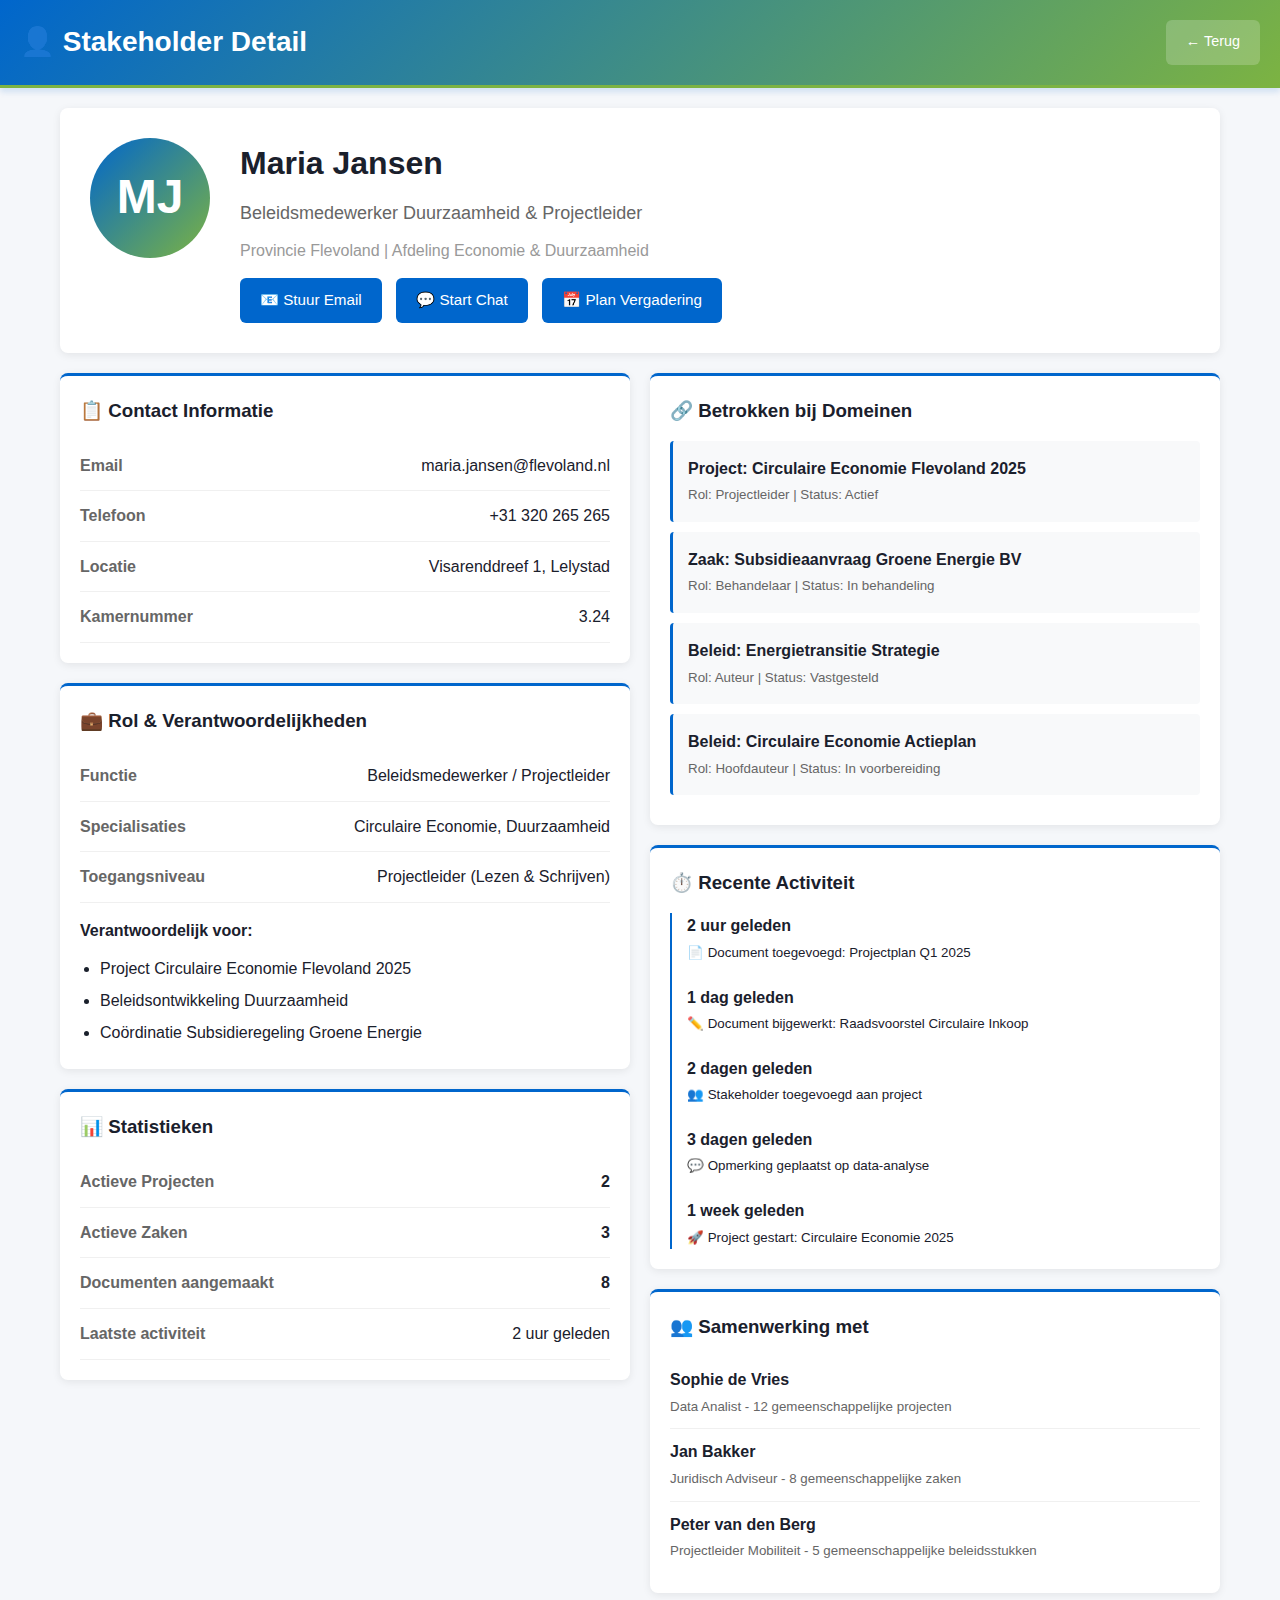
<file: static/stakeholder-detail.html>
<!DOCTYPE html>
<html lang="nl">
<head>
    <meta charset="UTF-8">
    <link rel="stylesheet" href="flevoland-theme.css">
    <title>Stakeholder Detail - IOU</title>
    <style>
        * { margin: 0; padding: 0; box-sizing: border-box; }
        body { font-family: 'Segoe UI', sans-serif; background: #f5f7fa; }
        .header { background: linear-gradient(135deg, #0066CC 0%, #7CB342 100%); color: white; padding: 20px; display: flex; justify-content: space-between; }
        .back-btn { background: rgba(255,255,255,0.2); color: white; padding: 10px 20px; border-radius: 6px; text-decoration: none; }
        .container { max-width: 1200px; margin: 20px auto; padding: 0 20px; }
        .profile-header { background: white; padding: 30px; border-radius: 8px; margin-bottom: 20px; box-shadow: 0 2px 8px rgba(0,0,0,0.08); display: flex; gap: 30px; }
        .avatar { width: 120px; height: 120px; border-radius: 50%; background: linear-gradient(135deg, #0066CC 0%, #7CB342 100%); color: white; display: flex; align-items: center; justify-content: center; font-size: 48px; font-weight: bold; }
        .profile-info h1 { margin-bottom: 10px; }
        .grid { display: grid; grid-template-columns: 1fr 1fr; gap: 20px; }
        .panel { background: white; border-radius: 8px; padding: 20px; box-shadow: 0 2px 8px rgba(0,0,0,0.08); margin-bottom: 20px; }
        .panel h3 { margin-bottom: 15px; }
        .info-row { display: flex; justify-content: space-between; padding: 12px 0; border-bottom: 1px solid #f0f0f0; }
        .info-label { font-weight: 600; color: #666; }
        .activity-item { padding: 15px; background: #f8f9fa; border-left: 3px solid #0066CC; margin-bottom: 10px; border-radius: 4px; }
        .btn { background: #0066CC; color: white; padding: 10px 20px; border: none; border-radius: 6px; cursor: pointer; text-decoration: none; display: inline-block; margin-right: 10px; }
    </style>
</head>
<body>
    <div class="header">
        <h1>👤 Stakeholder Detail</h1>
        <a href="context_dashboard.html" class="back-btn">← Terug</a>
    </div>
    <div class="container">
        <div class="profile-header">
            <div class="avatar">MJ</div>
            <div class="profile-info">
                <h1>Maria Jansen</h1>
                <p style="color: #666; font-size: 18px; margin-bottom: 10px;">Beleidsmedewerker Duurzaamheid & Projectleider</p>
                <p style="color: #999;">Provincie Flevoland | Afdeling Economie & Duurzaamheid</p>
                <div style="margin-top: 15px;">
                    <a href="#" class="btn">📧 Stuur Email</a>
                    <a href="#" class="btn">💬 Start Chat</a>
                    <a href="#" class="btn">📅 Plan Vergadering</a>
                </div>
            </div>
        </div>

        <div class="grid">
            <div>
                <div class="panel">
                    <h3>📋 Contact Informatie</h3>
                    <div class="info-row">
                        <span class="info-label">Email</span>
                        <span>maria.jansen@flevoland.nl</span>
                    </div>
                    <div class="info-row">
                        <span class="info-label">Telefoon</span>
                        <span>+31 320 265 265</span>
                    </div>
                    <div class="info-row">
                        <span class="info-label">Locatie</span>
                        <span>Visarenddreef 1, Lelystad</span>
                    </div>
                    <div class="info-row">
                        <span class="info-label">Kamernummer</span>
                        <span>3.24</span>
                    </div>
                </div>

                <div class="panel">
                    <h3>💼 Rol & Verantwoordelijkheden</h3>
                    <div class="info-row">
                        <span class="info-label">Functie</span>
                        <span>Beleidsmedewerker / Projectleider</span>
                    </div>
                    <div class="info-row">
                        <span class="info-label">Specialisaties</span>
                        <span>Circulaire Economie, Duurzaamheid</span>
                    </div>
                    <div class="info-row">
                        <span class="info-label">Toegangsniveau</span>
                        <span>Projectleider (Lezen & Schrijven)</span>
                    </div>
                    <div style="margin-top: 15px;">
                        <strong>Verantwoordelijk voor:</strong>
                        <ul style="margin: 10px 0 0 20px; line-height: 2;">
                            <li>Project Circulaire Economie Flevoland 2025</li>
                            <li>Beleidsontwikkeling Duurzaamheid</li>
                            <li>Coördinatie Subsidieregeling Groene Energie</li>
                        </ul>
                    </div>
                </div>

                <div class="panel">
                    <h3>📊 Statistieken</h3>
                    <div class="info-row">
                        <span class="info-label">Actieve Projecten</span>
                        <span><strong>2</strong></span>
                    </div>
                    <div class="info-row">
                        <span class="info-label">Actieve Zaken</span>
                        <span><strong>3</strong></span>
                    </div>
                    <div class="info-row">
                        <span class="info-label">Documenten aangemaakt</span>
                        <span><strong>8</strong></span>
                    </div>
                    <div class="info-row">
                        <span class="info-label">Laatste activiteit</span>
                        <span>2 uur geleden</span>
                    </div>
                </div>
            </div>

            <div>
                <div class="panel">
                    <h3>🔗 Betrokken bij Domeinen</h3>
                    <div class="activity-item">
                        <strong>Project: Circulaire Economie Flevoland 2025</strong><br>
                        <small style="color: #666;">Rol: Projectleider | Status: Actief</small>
                    </div>
                    <div class="activity-item">
                        <strong>Zaak: Subsidieaanvraag Groene Energie BV</strong><br>
                        <small style="color: #666;">Rol: Behandelaar | Status: In behandeling</small>
                    </div>
                    <div class="activity-item">
                        <strong>Beleid: Energietransitie Strategie</strong><br>
                        <small style="color: #666;">Rol: Auteur | Status: Vastgesteld</small>
                    </div>
                    <div class="activity-item">
                        <strong>Beleid: Circulaire Economie Actieplan</strong><br>
                        <small style="color: #666;">Rol: Hoofdauteur | Status: In voorbereiding</small>
                    </div>
                </div>

                <div class="panel">
                    <h3>⏱️ Recente Activiteit</h3>
                    <div style="border-left: 2px solid #0066CC; padding-left: 15px;">
                        <div style="margin-bottom: 20px;">
                            <strong>2 uur geleden</strong><br>
                            <small>📄 Document toegevoegd: Projectplan Q1 2025</small>
                        </div>
                        <div style="margin-bottom: 20px;">
                            <strong>1 dag geleden</strong><br>
                            <small>✏️ Document bijgewerkt: Raadsvoorstel Circulaire Inkoop</small>
                        </div>
                        <div style="margin-bottom: 20px;">
                            <strong>2 dagen geleden</strong><br>
                            <small>👥 Stakeholder toegevoegd aan project</small>
                        </div>
                        <div style="margin-bottom: 20px;">
                            <strong>3 dagen geleden</strong><br>
                            <small>💬 Opmerking geplaatst op data-analyse</small>
                        </div>
                        <div>
                            <strong>1 week geleden</strong><br>
                            <small>🚀 Project gestart: Circulaire Economie 2025</small>
                        </div>
                    </div>
                </div>

                <div class="panel">
                    <h3>👥 Samenwerking met</h3>
                    <ul style="list-style: none;">
                        <li style="padding: 10px 0; border-bottom: 1px solid #f0f0f0;">
                            <strong>Sophie de Vries</strong><br>
                            <small style="color: #666;">Data Analist - 12 gemeenschappelijke projecten</small>
                        </li>
                        <li style="padding: 10px 0; border-bottom: 1px solid #f0f0f0;">
                            <strong>Jan Bakker</strong><br>
                            <small style="color: #666;">Juridisch Adviseur - 8 gemeenschappelijke zaken</small>
                        </li>
                        <li style="padding: 10px 0;">
                            <strong>Peter van den Berg</strong><br>
                            <small style="color: #666;">Projectleider Mobiliteit - 5 gemeenschappelijke beleidsstukken</small>
                        </li>
                    </ul>
                </div>
            </div>
        </div>
    </div>
</body>
</html>
</file>
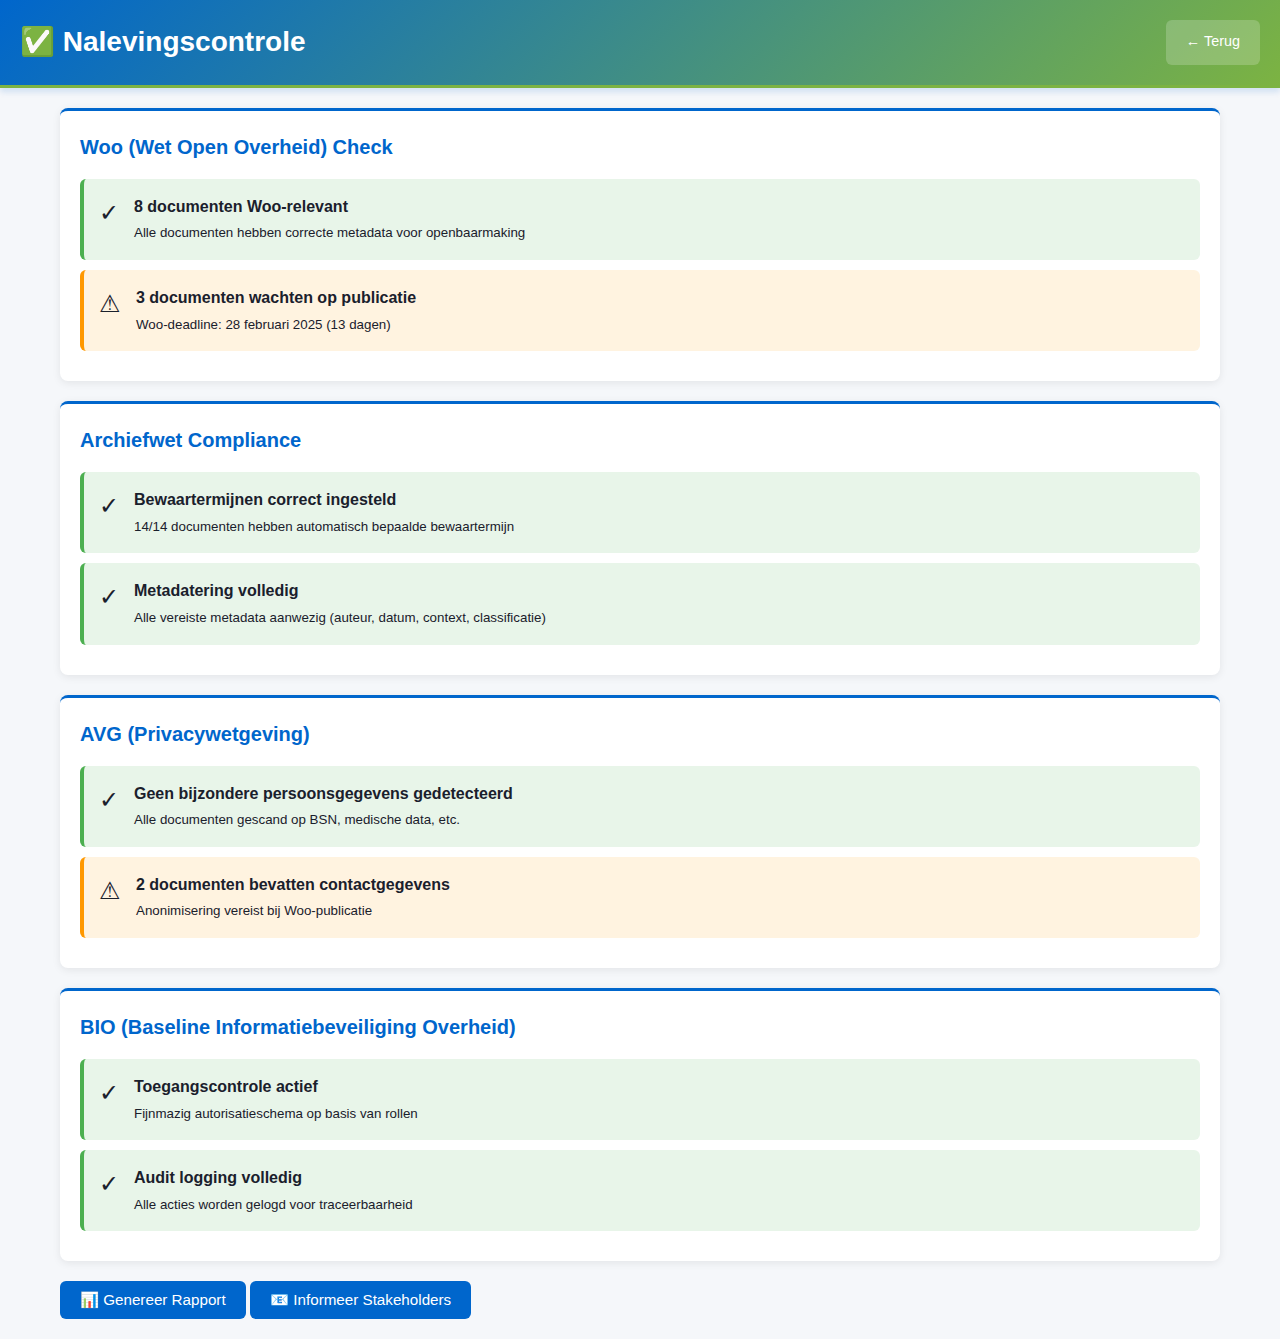
<file: static/apps/nalevingscontrole.html>
<!DOCTYPE html>
<html lang="nl">
<head>
    <meta charset="UTF-8">
    <link rel="stylesheet" href="../flevoland-theme.css">
    <title>Nalevingscontrole - IOU</title>
    <style>
        * { margin: 0; padding: 0; box-sizing: border-box; }
        body { font-family: 'Segoe UI', sans-serif; background: #f5f7fa; }
        .header { background: linear-gradient(135deg, #0066CC 0%, #7CB342 100%); color: white; padding: 20px; display: flex; justify-content: space-between; }
        .back-btn { background: rgba(255,255,255,0.2); color: white; padding: 10px 20px; border-radius: 6px; text-decoration: none; }
        .container { max-width: 1200px; margin: 20px auto; padding: 0 20px; }
        .panel { background: white; border-radius: 8px; padding: 20px; margin-bottom: 20px; box-shadow: 0 2px 8px rgba(0,0,0,0.08); }
        .compliance-item { display: flex; align-items: flex-start; gap: 15px; padding: 15px; margin: 10px 0; border-radius: 6px; }
        .compliance-item.pass { background: #e8f5e9; border-left: 4px solid #4caf50; }
        .compliance-item.warning { background: #fff3e0; border-left: 4px solid #ff9800; }
        .compliance-item.fail { background: #ffebee; border-left: 4px solid #f44336; }
        .icon { font-size: 24px; }
        h2 { margin-bottom: 15px; }
        .btn { background: #0066CC; color: white; padding: 10px 20px; border: none; border-radius: 6px; cursor: pointer; }
    </style>
</head>
<body>
    <div class="header">
        <h1>✅ Nalevingscontrole</h1>
        <a href="../context_dashboard.html" class="back-btn">← Terug</a>
    </div>
    <div class="container">
        <div class="panel">
            <h2>Woo (Wet Open Overheid) Check</h2>
            <div class="compliance-item pass">
                <div class="icon">✓</div>
                <div>
                    <strong>8 documenten Woo-relevant</strong><br>
                    <small>Alle documenten hebben correcte metadata voor openbaarmaking</small>
                </div>
            </div>
            <div class="compliance-item warning">
                <div class="icon">⚠</div>
                <div>
                    <strong>3 documenten wachten op publicatie</strong><br>
                    <small>Woo-deadline: 28 februari 2025 (13 dagen)</small>
                </div>
            </div>
        </div>

        <div class="panel">
            <h2>Archiefwet Compliance</h2>
            <div class="compliance-item pass">
                <div class="icon">✓</div>
                <div>
                    <strong>Bewaartermijnen correct ingesteld</strong><br>
                    <small>14/14 documenten hebben automatisch bepaalde bewaartermijn</small>
                </div>
            </div>
            <div class="compliance-item pass">
                <div class="icon">✓</div>
                <div>
                    <strong>Metadatering volledig</strong><br>
                    <small>Alle vereiste metadata aanwezig (auteur, datum, context, classificatie)</small>
                </div>
            </div>
        </div>

        <div class="panel">
            <h2>AVG (Privacywetgeving)</h2>
            <div class="compliance-item pass">
                <div class="icon">✓</div>
                <div>
                    <strong>Geen bijzondere persoonsgegevens gedetecteerd</strong><br>
                    <small>Alle documenten gescand op BSN, medische data, etc.</small>
                </div>
            </div>
            <div class="compliance-item warning">
                <div class="icon">⚠</div>
                <div>
                    <strong>2 documenten bevatten contactgegevens</strong><br>
                    <small>Anonimisering vereist bij Woo-publicatie</small>
                </div>
            </div>
        </div>

        <div class="panel">
            <h2>BIO (Baseline Informatiebeveiliging Overheid)</h2>
            <div class="compliance-item pass">
                <div class="icon">✓</div>
                <div>
                    <strong>Toegangscontrole actief</strong><br>
                    <small>Fijnmazig autorisatieschema op basis van rollen</small>
                </div>
            </div>
            <div class="compliance-item pass">
                <div class="icon">✓</div>
                <div>
                    <strong>Audit logging volledig</strong><br>
                    <small>Alle acties worden gelogd voor traceerbaarheid</small>
                </div>
            </div>
        </div>

        <button class="btn" onclick="alert('Compliance rapport wordt gegenereerd...')">📊 Genereer Rapport</button>
        <button class="btn" onclick="alert('Alle belanghebbenden worden geïnformeerd')">📧 Informeer Stakeholders</button>
    </div>
</body>
</html>
</file>
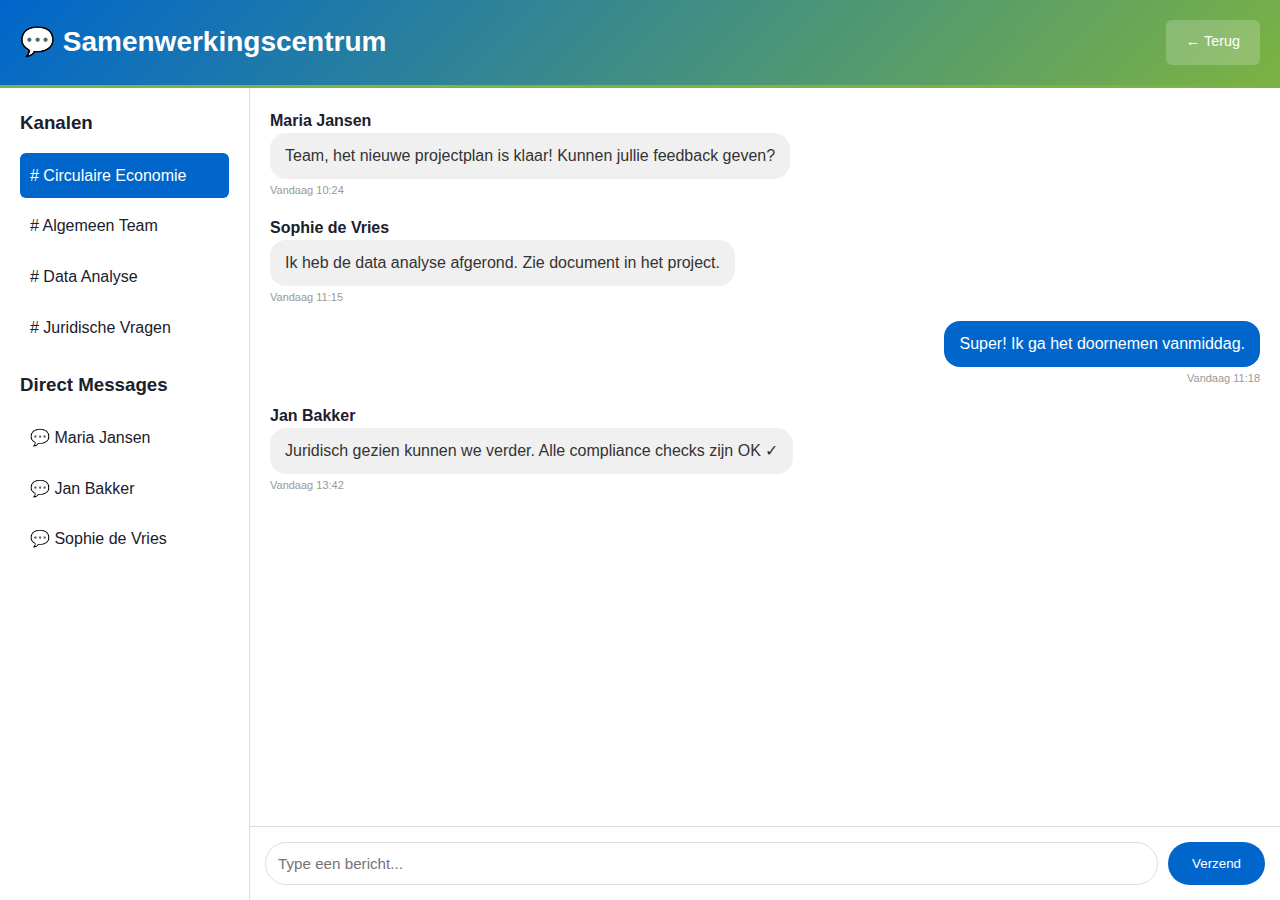
<file: static/apps/samenwerkingscentrum.html>
<!DOCTYPE html>
<html lang="nl">
<head>
    <meta charset="UTF-8">
    <link rel="stylesheet" href="../flevoland-theme.css">
    <title>Samenwerkingscentrum - IOU</title>
    <style>
        * { margin: 0; padding: 0; box-sizing: border-box; }
        body { font-family: 'Segoe UI', sans-serif; background: #f5f7fa; height: 100vh; display: flex; flex-direction: column; }
        .header { background: linear-gradient(135deg, #0066CC 0%, #7CB342 100%); color: white; padding: 20px; display: flex; justify-content: space-between; }
        .back-btn { background: rgba(255,255,255,0.2); color: white; padding: 10px 20px; border-radius: 6px; text-decoration: none; }
        .main { display: flex; flex: 1; overflow: hidden; }
        .sidebar { width: 250px; background: white; border-right: 1px solid #ddd; padding: 20px; }
        .chat-area { flex: 1; display: flex; flex-direction: column; background: white; }
        .messages { flex: 1; padding: 20px; overflow-y: auto; }
        .message { margin-bottom: 15px; }
        .message.me { text-align: right; }
        .message-bubble { display: inline-block; padding: 10px 15px; border-radius: 16px; max-width: 70%; }
        .message.me .message-bubble { background: #0066CC; color: white; }
        .message.other .message-bubble { background: #f0f0f0; color: #333; }
        .message-time { font-size: 11px; color: #999; margin-top: 3px; }
        .input-area { padding: 15px; border-top: 1px solid #ddd; display: flex; gap: 10px; }
        .input-area input { flex: 1; padding: 12px; border: 1px solid #ddd; border-radius: 24px; }
        .input-area button { background: #0066CC; color: white; padding: 12px 24px; border: none; border-radius: 24px; cursor: pointer; }
        .channel { padding: 10px; margin: 5px 0; border-radius: 6px; cursor: pointer; }
        .channel:hover { background: #f0f0f0; }
        .channel.active { background: #0066CC; color: white; }
    </style>
</head>
<body>
    <div class="header">
        <h1>💬 Samenwerkingscentrum</h1>
        <a href="../context_dashboard.html" class="back-btn">← Terug</a>
    </div>
    <div class="main">
        <div class="sidebar">
            <h3 style="margin-bottom: 15px;">Kanalen</h3>
            <div class="channel active"># Circulaire Economie</div>
            <div class="channel"># Algemeen Team</div>
            <div class="channel"># Data Analyse</div>
            <div class="channel"># Juridische Vragen</div>
            <h3 style="margin: 20px 0 15px;">Direct Messages</h3>
            <div class="channel">💬 Maria Jansen</div>
            <div class="channel">💬 Jan Bakker</div>
            <div class="channel">💬 Sophie de Vries</div>
        </div>
        <div class="chat-area">
            <div class="messages" id="messages">
                <div class="message other">
                    <div><strong>Maria Jansen</strong></div>
                    <div class="message-bubble">Team, het nieuwe projectplan is klaar! Kunnen jullie feedback geven?</div>
                    <div class="message-time">Vandaag 10:24</div>
                </div>
                <div class="message other">
                    <div><strong>Sophie de Vries</strong></div>
                    <div class="message-bubble">Ik heb de data analyse afgerond. Zie document in het project.</div>
                    <div class="message-time">Vandaag 11:15</div>
                </div>
                <div class="message me">
                    <div class="message-bubble">Super! Ik ga het doornemen vanmiddag.</div>
                    <div class="message-time">Vandaag 11:18</div>
                </div>
                <div class="message other">
                    <div><strong>Jan Bakker</strong></div>
                    <div class="message-bubble">Juridisch gezien kunnen we verder. Alle compliance checks zijn OK ✓</div>
                    <div class="message-time">Vandaag 13:42</div>
                </div>
            </div>
            <div class="input-area">
                <input type="text" id="messageInput" placeholder="Type een bericht..." onkeypress="if(event.key==='Enter') sendMessage()">
                <button onclick="sendMessage()">Verzend</button>
            </div>
        </div>
    </div>
    <script>
        function sendMessage() {
            const input = document.getElementById('messageInput');
            if (!input.value.trim()) return;
            
            const messagesDiv = document.getElementById('messages');
            const messageDiv = document.createElement('div');
            messageDiv.className = 'message me';
            messageDiv.innerHTML = `
                <div class="message-bubble">${input.value}</div>
                <div class="message-time">Nu</div>
            `;
            messagesDiv.appendChild(messageDiv);
            messagesDiv.scrollTop = messagesDiv.scrollHeight;
            input.value = '';
        }
    </script>
</body>
</html>
</file>
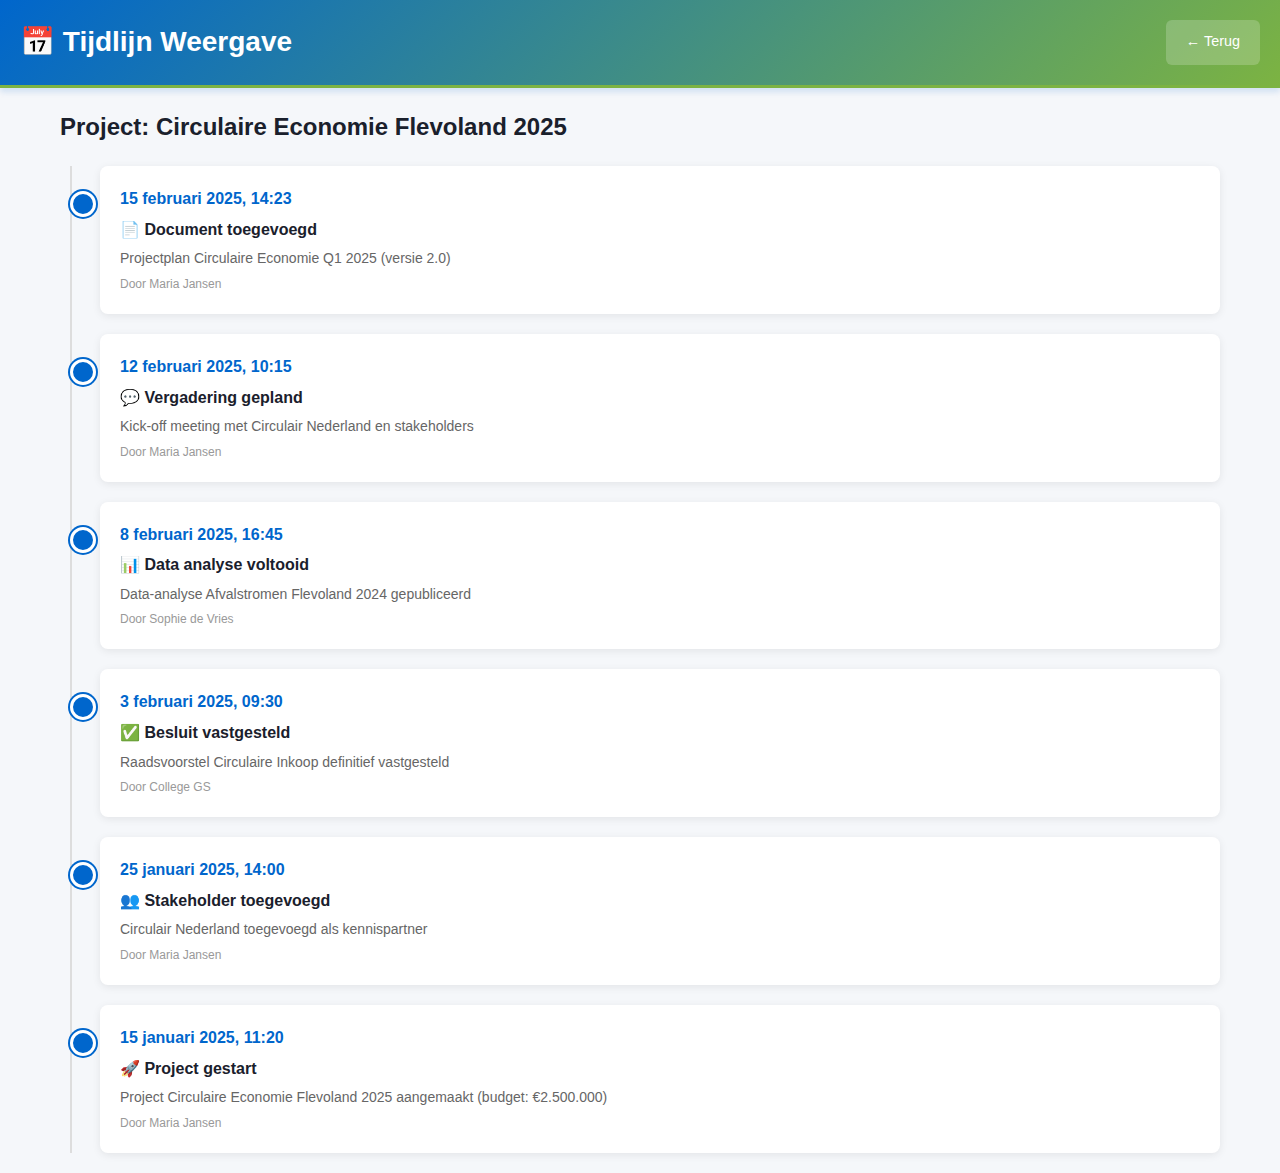
<file: static/apps/tijdlijn-weergave.html>
<!DOCTYPE html>
<html lang="nl">
<head>
    <meta charset="UTF-8">
    <link rel="stylesheet" href="../flevoland-theme.css">
    <title>Tijdlijn Weergave - IOU</title>
    <style>
        * { margin: 0; padding: 0; box-sizing: border-box; }
        body { font-family: 'Segoe UI', sans-serif; background: #f5f7fa; }
        .header { background: linear-gradient(135deg, #0066CC 0%, #7CB342 100%); color: white; padding: 20px; display: flex; justify-content: space-between; }
        .back-btn { background: rgba(255,255,255,0.2); color: white; padding: 10px 20px; border-radius: 6px; text-decoration: none; }
        .container { max-width: 1200px; margin: 20px auto; padding: 0 20px; }
        .timeline { position: relative; padding-left: 40px; }
        .timeline::before { content: ''; position: absolute; left: 10px; top: 0; bottom: 0; width: 2px; background: #ddd; }
        .timeline-item { position: relative; padding: 20px; background: white; border-radius: 8px; margin-bottom: 20px; box-shadow: 0 2px 8px rgba(0,0,0,0.08); }
        .timeline-item::before { content: ''; position: absolute; left: -30px; top: 25px; width: 20px; height: 20px; border-radius: 50%; background: #0066CC; border: 3px solid white; box-shadow: 0 0 0 2px #0066CC; }
        .timeline-date { color: #0066CC; font-weight: bold; margin-bottom: 5px; }
        .timeline-title { font-size: 16px; font-weight: 600; margin-bottom: 5px; }
        .timeline-description { color: #666; font-size: 14px; }
        .timeline-user { color: #999; font-size: 12px; margin-top: 5px; }
    </style>
</head>
<body>
    <div class="header">
        <h1>📅 Tijdlijn Weergave</h1>
        <a href="../context_dashboard.html" class="back-btn">← Terug</a>
    </div>
    <div class="container">
        <h2 style="margin: 20px 0;">Project: Circulaire Economie Flevoland 2025</h2>
        <div class="timeline">
            <div class="timeline-item">
                <div class="timeline-date">15 februari 2025, 14:23</div>
                <div class="timeline-title">📄 Document toegevoegd</div>
                <div class="timeline-description">Projectplan Circulaire Economie Q1 2025 (versie 2.0)</div>
                <div class="timeline-user">Door Maria Jansen</div>
            </div>
            <div class="timeline-item">
                <div class="timeline-date">12 februari 2025, 10:15</div>
                <div class="timeline-title">💬 Vergadering gepland</div>
                <div class="timeline-description">Kick-off meeting met Circulair Nederland en stakeholders</div>
                <div class="timeline-user">Door Maria Jansen</div>
            </div>
            <div class="timeline-item">
                <div class="timeline-date">8 februari 2025, 16:45</div>
                <div class="timeline-title">📊 Data analyse voltooid</div>
                <div class="timeline-description">Data-analyse Afvalstromen Flevoland 2024 gepubliceerd</div>
                <div class="timeline-user">Door Sophie de Vries</div>
            </div>
            <div class="timeline-item">
                <div class="timeline-date">3 februari 2025, 09:30</div>
                <div class="timeline-title">✅ Besluit vastgesteld</div>
                <div class="timeline-description">Raadsvoorstel Circulaire Inkoop definitief vastgesteld</div>
                <div class="timeline-user">Door College GS</div>
            </div>
            <div class="timeline-item">
                <div class="timeline-date">25 januari 2025, 14:00</div>
                <div class="timeline-title">👥 Stakeholder toegevoegd</div>
                <div class="timeline-description">Circulair Nederland toegevoegd als kennispartner</div>
                <div class="timeline-user">Door Maria Jansen</div>
            </div>
            <div class="timeline-item">
                <div class="timeline-date">15 januari 2025, 11:20</div>
                <div class="timeline-title">🚀 Project gestart</div>
                <div class="timeline-description">Project Circulaire Economie Flevoland 2025 aangemaakt (budget: €2.500.000)</div>
                <div class="timeline-user">Door Maria Jansen</div>
            </div>
        </div>
    </div>
</body>
</html>
</file>
<file: static/flevoland-theme.css>
/*
 * Provincie Flevoland Huisstijl
 * Officiële kleuren gebaseerd op vlag en wapen van Flevoland
 * Blauw: water waarop de provincie is veroverd
 * Groen: vlakke weidelandschap
 */

:root {
    /* Primaire kleuren - Flevoland */
    --flevoland-blauw: #0066CC;
    --flevoland-blauw-dark: #004D99;
    --flevoland-blauw-light: #3385D6;
    --flevoland-groen: #7CB342;
    --flevoland-groen-dark: #5A8A2F;
    --flevoland-groen-light: #9CCC65;

    /* Secundaire kleuren */
    --flevoland-wit: #FFFFFF;
    --flevoland-lichtgrijs: #F5F7FA;
    --flevoland-grijs: #E8EBED;
    --flevoland-donkergrijs: #4A5568;
    --flevoland-zwart: #1A202C;

    /* Accent kleuren */
    --flevoland-accent-oranje: #FF9800;
    --flevoland-accent-rood: #E53935;
    --flevoland-accent-geel: #FFC107;

    /* Typography */
    --font-primary: 'Segoe UI', 'Open Sans', 'Roboto', 'Helvetica Neue', Arial, sans-serif;
    --font-heading: 'Segoe UI', 'Open Sans', 'Roboto', sans-serif;

    /* Shadows */
    --shadow-sm: 0 1px 3px rgba(0, 102, 204, 0.12);
    --shadow-md: 0 4px 6px rgba(0, 102, 204, 0.15);
    --shadow-lg: 0 10px 15px rgba(0, 102, 204, 0.2);

    /* Border radius */
    --radius-sm: 4px;
    --radius-md: 8px;
    --radius-lg: 12px;
}

/* Reset & Base Styles */
* {
    margin: 0;
    padding: 0;
    box-sizing: border-box;
}

body {
    font-family: var(--font-primary);
    background: var(--flevoland-lichtgrijs);
    color: var(--flevoland-zwart);
    line-height: 1.6;
}

/* Headers - Flevoland stijl */
.header {
    background: linear-gradient(135deg, var(--flevoland-blauw) 0%, var(--flevoland-blauw-dark) 100%);
    color: var(--flevoland-wit);
    padding: 1.5rem 2rem;
    box-shadow: var(--shadow-md);
    border-bottom: 3px solid var(--flevoland-groen);
}

.header h1 {
    font-family: var(--font-heading);
    font-size: 1.75rem;
    font-weight: 600;
    margin: 0;
}

.header .subtitle {
    font-size: 0.95rem;
    opacity: 0.9;
    margin-top: 0.25rem;
}

/* Buttons - Flevoland stijl */
.btn {
    padding: 0.75rem 1.5rem;
    border-radius: var(--radius-md);
    font-size: 0.95rem;
    font-weight: 500;
    cursor: pointer;
    border: none;
    transition: all 0.2s ease;
    font-family: var(--font-primary);
}

.btn-primary {
    background: var(--flevoland-blauw);
    color: var(--flevoland-wit);
}

.btn-primary:hover {
    background: var(--flevoland-blauw-dark);
    box-shadow: var(--shadow-md);
    transform: translateY(-1px);
}

.btn-secondary {
    background: var(--flevoland-groen);
    color: var(--flevoland-wit);
}

.btn-secondary:hover {
    background: var(--flevoland-groen-dark);
    box-shadow: var(--shadow-md);
    transform: translateY(-1px);
}

.btn-outline {
    background: transparent;
    color: var(--flevoland-blauw);
    border: 2px solid var(--flevoland-blauw);
}

.btn-outline:hover {
    background: var(--flevoland-blauw);
    color: var(--flevoland-wit);
}

/* Back button */
.back-btn {
    background: rgba(255, 255, 255, 0.15);
    color: var(--flevoland-wit);
    padding: 0.65rem 1.25rem;
    border-radius: var(--radius-md);
    text-decoration: none;
    transition: all 0.2s;
    display: inline-block;
    font-size: 0.9rem;
}

.back-btn:hover {
    background: rgba(255, 255, 255, 0.25);
    transform: translateX(-3px);
}

/* Cards & Panels */
.panel, .card {
    background: var(--flevoland-wit);
    border-radius: var(--radius-md);
    padding: 1.5rem;
    box-shadow: var(--shadow-sm);
    border-top: 3px solid var(--flevoland-blauw);
}

.panel h2, .card h2 {
    color: var(--flevoland-blauw);
    font-size: 1.25rem;
    margin-bottom: 1rem;
    font-weight: 600;
}

/* App Cards - Flevoland gradient */
.app-card {
    background: linear-gradient(135deg, var(--flevoland-blauw) 0%, var(--flevoland-groen) 100%);
    color: var(--flevoland-wit);
    padding: 1.25rem;
    border-radius: var(--radius-md);
    cursor: pointer;
    transition: all 0.2s;
    box-shadow: var(--shadow-sm);
}

.app-card:hover {
    transform: translateY(-3px);
    box-shadow: var(--shadow-lg);
}

.app-card h3 {
    font-size: 1rem;
    margin-bottom: 0.5rem;
}

.app-card p {
    font-size: 0.85rem;
    opacity: 0.95;
}

/* Tags - Flevoland kleuren */
.tag {
    display: inline-block;
    background: var(--flevoland-blauw-light);
    color: var(--flevoland-wit);
    padding: 0.3rem 0.7rem;
    border-radius: var(--radius-sm);
    font-size: 0.8rem;
    font-weight: 500;
    margin: 0.2rem;
}

.tag.green {
    background: var(--flevoland-groen);
}

.tag.orange {
    background: var(--flevoland-accent-oranje);
}

/* Context bar */
.context-bar {
    background: var(--flevoland-wit);
    padding: 1rem 1.5rem;
    border-radius: var(--radius-md);
    margin-bottom: 1.5rem;
    box-shadow: var(--shadow-sm);
    border-left: 4px solid var(--flevoland-groen);
}

.breadcrumb {
    color: var(--flevoland-donkergrijs);
    font-size: 0.9rem;
}

.breadcrumb span {
    color: var(--flevoland-blauw);
    font-weight: 600;
}

/* Status indicators */
.status {
    display: inline-flex;
    align-items: center;
    gap: 0.5rem;
    padding: 0.4rem 0.8rem;
    border-radius: var(--radius-sm);
    font-size: 0.85rem;
    font-weight: 500;
}

.status.success {
    background: var(--flevoland-groen-light);
    color: var(--flevoland-groen-dark);
}

.status.warning {
    background: #FFF3CD;
    color: #856404;
}

.status.info {
    background: #D1ECF1;
    color: var(--flevoland-blauw-dark);
}

/* Forms */
input[type="text"],
input[type="email"],
input[type="search"],
select,
textarea {
    padding: 0.75rem;
    border: 2px solid var(--flevoland-grijs);
    border-radius: var(--radius-md);
    font-size: 0.95rem;
    font-family: var(--font-primary);
    transition: border-color 0.2s;
    width: 100%;
}

input:focus,
select:focus,
textarea:focus {
    outline: none;
    border-color: var(--flevoland-blauw);
    box-shadow: 0 0 0 3px rgba(0, 102, 204, 0.1);
}

/* Tables */
table {
    width: 100%;
    border-collapse: collapse;
}

th {
    background: var(--flevoland-lichtgrijs);
    padding: 0.75rem;
    text-align: left;
    font-weight: 600;
    color: var(--flevoland-blauw);
    border-bottom: 2px solid var(--flevoland-blauw);
}

td {
    padding: 0.75rem;
    border-bottom: 1px solid var(--flevoland-grijs);
}

tr:hover {
    background: var(--flevoland-lichtgrijs);
}

/* Stakeholder items */
.stakeholder-item {
    padding: 0.75rem;
    border-bottom: 1px solid var(--flevoland-grijs);
    cursor: pointer;
    transition: background 0.2s;
}

.stakeholder-item:hover {
    background: var(--flevoland-lichtgrijs);
}

.stakeholder-avatar {
    background: linear-gradient(135deg, var(--flevoland-blauw) 0%, var(--flevoland-groen) 100%);
    color: var(--flevoland-wit);
    width: 40px;
    height: 40px;
    border-radius: 50%;
    display: flex;
    align-items: center;
    justify-content: center;
    font-weight: 600;
}

/* Document items */
.document-item {
    padding: 1rem;
    border-bottom: 1px solid var(--flevoland-grijs);
    cursor: pointer;
    transition: all 0.2s;
}

.document-item:hover {
    background: var(--flevoland-lichtgrijs);
    border-left: 3px solid var(--flevoland-blauw);
    padding-left: calc(1rem - 3px);
}

/* Domain chips */
.domain-chip {
    background: var(--flevoland-grijs);
    padding: 0.6rem 1rem;
    border-radius: 20px;
    font-size: 0.85rem;
    cursor: pointer;
    transition: all 0.2s;
    border: 2px solid transparent;
}

.domain-chip:hover {
    background: var(--flevoland-blauw-light);
    color: var(--flevoland-wit);
    border-color: var(--flevoland-blauw);
}

/* Compliance indicators */
.compliance-status {
    width: 12px;
    height: 12px;
    border-radius: 50%;
}

.compliance-status.green {
    background: var(--flevoland-groen);
    box-shadow: 0 0 8px rgba(124, 179, 66, 0.5);
}

.compliance-status.yellow {
    background: var(--flevoland-accent-geel);
    box-shadow: 0 0 8px rgba(255, 193, 7, 0.5);
}

.compliance-status.red {
    background: var(--flevoland-accent-rood);
    box-shadow: 0 0 8px rgba(229, 57, 53, 0.5);
}

/* Utility classes */
.text-primary {
    color: var(--flevoland-blauw);
}

.text-secondary {
    color: var(--flevoland-groen);
}

.bg-primary {
    background: var(--flevoland-blauw);
}

.bg-secondary {
    background: var(--flevoland-groen);
}

/* Container */
.container {
    max-width: 1400px;
    margin: 0 auto;
    padding: 1.5rem;
}

/* Responsive */
@media (max-width: 768px) {
    .header {
        padding: 1rem;
    }

    .header h1 {
        font-size: 1.35rem;
    }

    .container {
        padding: 1rem;
    }
}
</file>
